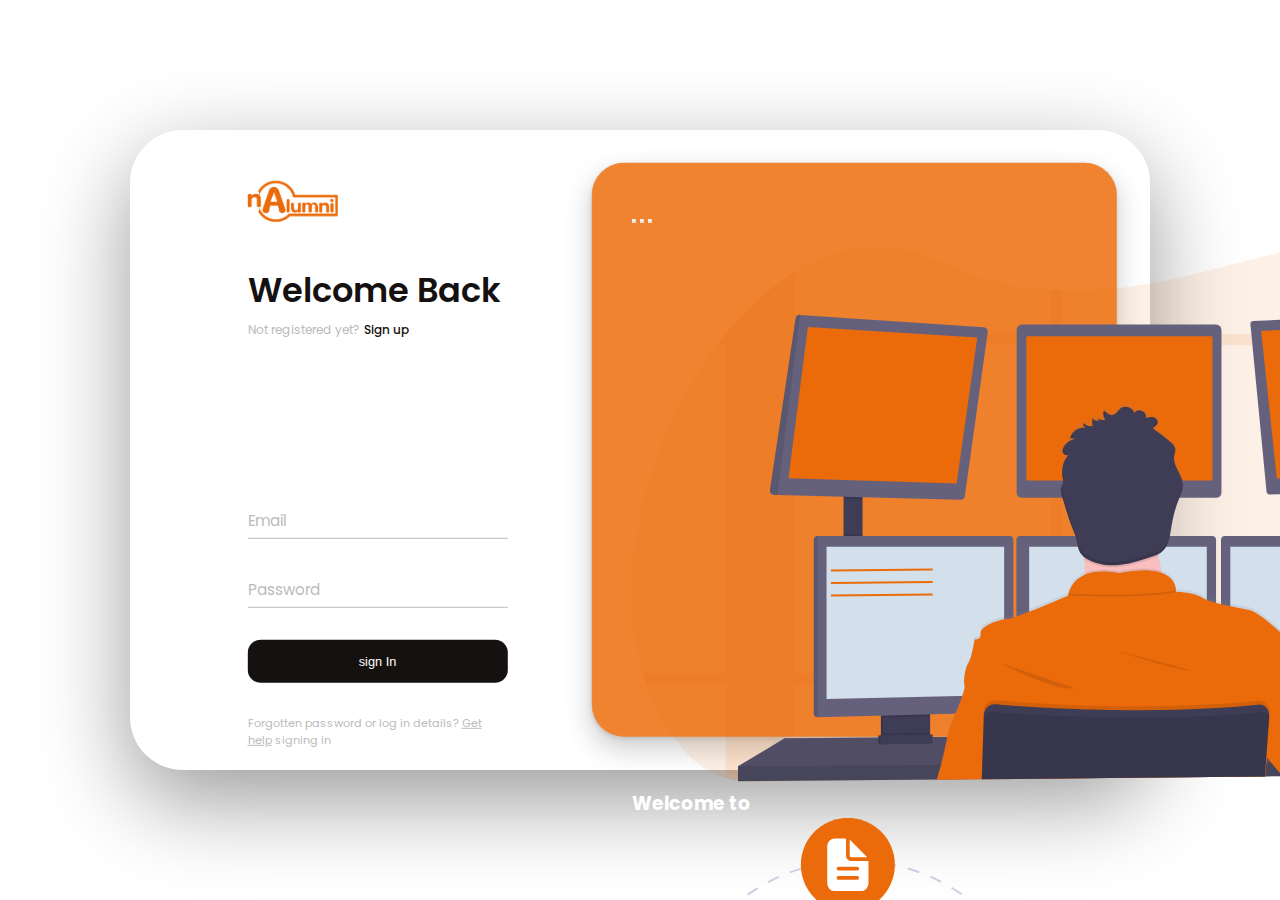
<file: login/forms.html>
<!DOCTYPE html>
<html lang="en">
<head>
    <meta charset="UTF-8">
    <meta http-equiv="X-UA-Compatible" content="IE=edge">
    <meta name="viewport" content="width=device-width, initial-scale=1.0">
    <link href="https://cdn.jsdelivr.net/npm/bootstrap@5.1.1/dist/css/bootstrap.min.css" rel="stylesheet" integrity="sha384-F3w7mX95PdgyTmZZMECAngseQB83DfGTowi0iMjiWaeVhAn4FJkqJByhZMI3AhiU" crossorigin="anonymous">
    <link rel="stylesheet" href="https://cdnjs.cloudflare.com/ajax/libs/font-awesome/6.0.0-beta2/css/all.min.css" integrity="sha512-YWzhKL2whUzgiheMoBFwW8CKV4qpHQAEuvilg9FAn5VJUDwKZZxkJNuGM4XkWuk94WCrrwslk8yWNGmY1EduTA==" crossorigin="anonymous" referrerpolicy="no-referrer" />

    <title>nAlumni-Login</title>
    <link rel="stylesheet" href="./forms.css">
</head>
<body>
   <main>
       <div class="box">
           <div class="inner-box">
               <div class="forms-wrap">
                    <form action="index.html" autocomplete="off" class="sign-in-form">
                        <div class="logo">
                            <a href="../index.html"><img src="./img/logo.png" alt="nAlumni"></a>
                        </div>
                        <div class="heading">
                            <h2>Welcome Back</h2>
                            <h6>Not registered yet?</h6>
                            <a href="#" class="toggle">Sign up</a>
                        </div>

                        <div class="google-links">
                            <a href="#"><i class="fab fa-google"></i></a>
                            <a href="#"><i class="fab fa-facebook-f"></i></a>
                            <a href="#"><i class="fab fa-instagram"></i></a>
                        </div>
                        <div class="actual-form">
                            <div class="input-wrap">
                                <input type="email"
                                class="input-field"
                                autocomplete="off" 
                                    required/>
                                <label for="name">Email</label>
                            </div>
                            <div class="input-wrap">
                                <input type="password"
                                class="input-field"
                                autocomplete="off"
                                required/>
                                <label for="pass">Password</label>
                            </div>
                            <input type="submit" value="sign In" class="sign-btn">
                            <p class="text">
                                Forgotten password or log in details?
                                <a href="#">Get help</a> signing in
                            </p>
                        </div>
                    </form>
                    <form action="index.html" autocomplete="off" class="sign-up-form">
                        <div class="logo">
                            <img src="./img/logo.png" alt="nAlumni">
                        </div>
                        <div class="heading">
                            <h2>Get Started</h2>
                            <h6>Already have an account??</h6>
                            <a href="#" class="toggle">Sign in</a>
                        </div>
                        <div class="actual-form">
                            <div class="input-wrap">
                                <input type="text"
                                class="input-field"
                                autocomplete="off" 
                                    required/>
                                <label for="name">First Name</label>
                            </div>
                            <div class="input-wrap">
                                <input type="text"
                                class="input-field"
                                autocomplete="off" 
                                    required/>
                                <label for="name">Last Name</label>
                            </div>
                            <div class="input-wrap">
                                <input type="email"
                                class="input-field"
                                autocomplete="off" 
                                    required/>
                                <label for="email">Email</label>
                            </div>
                            <div class="input-wrap">
                                <input type="text"
                                class="input-field"
                                autocomplete="off" 
                                    required/>
                                <label for="password">Password</label>
                            </div>
                            <div class="input-wrap">
                                <input type="number"
                                class="input-field"
                                autocomplete="off"
                                required/>
                                <label for="phone">Phone Number</label>
                            </div>
                            <div class="input-wrap">
                                <input type="text"
                                class="input-field"
                                autocomplete="off" 
                                />
                                <label for="text">Website(optional)</label>
                            </div>
                            <input type="submit" value="Sign Up" class="sign-btn">
                        </div>
                    </form>
               </div>
               <div class="carousel">
                
                    <div class="images-wrapper">

                        <div id="carouselExampleSlidesOnly" class=" slide" data-bs-ride="carousel">
                            <div class="carousel-indicators">
                                <button type="button" data-bs-target="#carouselExampleIndicators" data-bs-slide-to="0" class="active" aria-current="true" aria-label="Slide 1"></button>
                                <button type="button" data-bs-target="#carouselExampleIndicators" data-bs-slide-to="1" aria-label="Slide 2"></button>
                                <button type="button" data-bs-target="#carouselExampleIndicators" data-bs-slide-to="2" aria-label="Slide 3"></button>
                              </div>

                            <div class="carousel-inner">
                              <div class="carousel-item active">
                                <img src="./img/undraw_programming_2svr.svg" class="d-block w-100" alt="...">
                                <h3>Welcome to </h3>
                              </div>
                              <div class="carousel-item">
                                <img src="./img/undraw_product_iteration_kjok.svg" class="d-block w-100" alt="...">
                                <h3>Gain experience from others</h3>
                              </div>
                              <div class="carousel-item">
                                <img src="./img/undraw_Social_friends_re_7uaa.svg" class="d-block w-100" alt="...">
                                <h3>Get answers faster</h3>
                              </div>
                            </div>
                          </div>
                  
                   </div>
          

                    </div>
               </div>
           </div>
       </div>
   </main> 

   <!-- Javscript file -->

<script src="./app.js"></script>
<script src="https://cdn.jsdelivr.net/npm/@popperjs/core@2.9.3/dist/umd/popper.min.js" integrity="sha384-W8fXfP3gkOKtndU4JGtKDvXbO53Wy8SZCQHczT5FMiiqmQfUpWbYdTil/SxwZgAN" crossorigin="anonymous"></script>
<script src="https://cdn.jsdelivr.net/npm/bootstrap@5.1.1/dist/js/bootstrap.min.js" integrity="sha384-skAcpIdS7UcVUC05LJ9Dxay8AXcDYfBJqt1CJ85S/CFujBsIzCIv+l9liuYLaMQ/" crossorigin="anonymous"></script>

</body>
</html>
</file>
<file: login/forms.css>
@import url('https://fonts.googleapis.com/css2?family=Poppins:wght@300;400;500;600;700;800&display=swap');

*, *::before, *::after{
    padding: 0;
    margin: 0;
    box-sizing: border-box;
}
body{
    font-family: "poppins", sans-serif;
    overflow-y: hidden !important;
}
main{
    width: 100%;
    min-height: 100vh;
    overflow: hidden;
    background-color:#fff;
    padding: 2rem;
    display: flex;
    align-items: center;
    justify-content: center;
}
.box{
    position: relative;
    width: 100%;
    max-width: 1020px;
    height: 640px;
    background-color: #fff;
    border-radius: 3.3rem;
    box-shadow: rgba(0, 0, 0, 0.4) 0px 30px 90px;
}
.inner-box{
    position: absolute;
    width: calc(100% - 4.1rem);
    height: calc(100% - 4.1rem);
    top: 50%;
    left: 50%;
    transform: translate(-50%, -50%);
}
.forms-wrap{
    position: absolute;
    height: 100%;
    width: 45%;
    top: 0;
    left: 0;
    display: grid;
    grid-template-columns: 1fr;  
    grid-template-rows: 1fr;
    transition: .8s ease-in-out;

    

}

form{
    max-width: 260px;
    width: 100%;
    margin: 0 auto;
    height: 100%;
    display: flex;
    flex-direction: column;
    justify-content: space-around;
    grid-column: 1/2;
    grid-row: 1/2;
    transition: opacity 0.02s 0.4s;
          
}
form.sign-up-form{
    opacity: 0;
    pointer-events: none;

}
.logo{
    display: flex;
    align-items: center;
}
.logo img{
    width: 90px;
    margin-right: 0.3 rem;
    transition: 0.5s;
}

.logo img:hover{
    transform: scale(1.05,1.05);
}

.logo h4{
    font-size: 1.1rem;
    margin-top: -9px;
    letter-spacing: -0.5px;
    color: #151111;
}
.heading h2{
    font-size: 2.1rem;
    font-weight: 600;
    color: #151111;

}
.heading h6{
    font-size: .75rem;
    font-weight: 400;
    color: #bababa;
    display: inline;
}
.toggle{
    font-size: 0.75rem;
    text-decoration: none;
    color: #151111;
    font-weight: 500;
    transition: 0.3s;

}
.toggle:hover{
    color: #f08330;
}

.google-links{
    padding: 20px;
}
.fab{
    padding: 5px;
    margin-left: 20px;
    font-size: 2rem;
    color: #000000;
    transition: 0.5s;
}

.fab:hover{
    color: #f08330;
    transform: scale(1.05,1.05);
}
.input-wrap{
    position: relative;
    height: 37px;
    margin-bottom: 2rem;
}
.input-field{
    position:absolute;
    width: 100%;
    height: 100%;
    background: none;
    border:none ;
    outline: none;
    border-bottom: 1px solid #bbb;
    padding: 0;
    font-size: .95rem;
    color: #151111;
    transition: 0.4s;
}
label{
    position: absolute;
    left: 0;
    top: 50%;
    transform: translateY(-50%);
    color: #bbb;
    font-size: .95rem;
    pointer-events: none;
}
.input-field.active{
    border-bottom-color: #151111;

}
.input-field.active + label{
    font-size: .75rem;
    top: -2px; 
}
.sign-btn{
    display: inline-block;
    width: 100%;
    height: 43px;
    background-color: #151111;
    color: #fff;
    border: none;
    cursor: pointer;
    border-radius: 0.8rem;
    font-size: 0.8rem;
    margin-bottom: 2rem;
    transition: 0.3s;
}
.sign-btn:hover{
    background-color:#f08330 ;
    transform: scale(1.05,1.05);
}
.text{
    color: #bbb;
    font-size: 0.7rem;
}
.text a{
    color: #bbb;
    transition: 0.3s;
}
.text a:hover{
    color: #f08330;
}
main.sign-up-mode form.sign-in-form{
    opacity: 0;
    pointer-events: none;

}
main.sign-up-mode form.sign-up-form{
    opacity: 1;
    pointer-events: all;
    
}



/* .carousel-item img{
    width: 60% !important;
    margin: 150px auto !important;
    object-fit: cover !important; 
} */

main.sign-up-mode .forms-wrap{
    left: 55%;
}
main.sign-up-mode .carousel{
    left: 0%;
}
.carousel{
    position: absolute;
    height: 100%;
    width: 55%;
    left: 45%;
    top: 0;
    background-color:#f08330;
    border-radius: 2rem;
    transition: 0.8s ease-in-out;
    align-content: center;
    justify-content: center;
    padding: 40px;
    box-shadow: rgba(0, 0, 0, 0.2) 0px 12px 28px 0px, rgba(0, 0, 0, 0.1) 0px 2px 4px 0px, rgba(255, 255, 255, 0.05) 0px 0px 0px 1px inset;
}

.carousel h3{
    color: #fff;
}





.text-slider{
    display: flex;
    align-items: center;
    justify-content: center;
    width: 100px;
}
</file>
